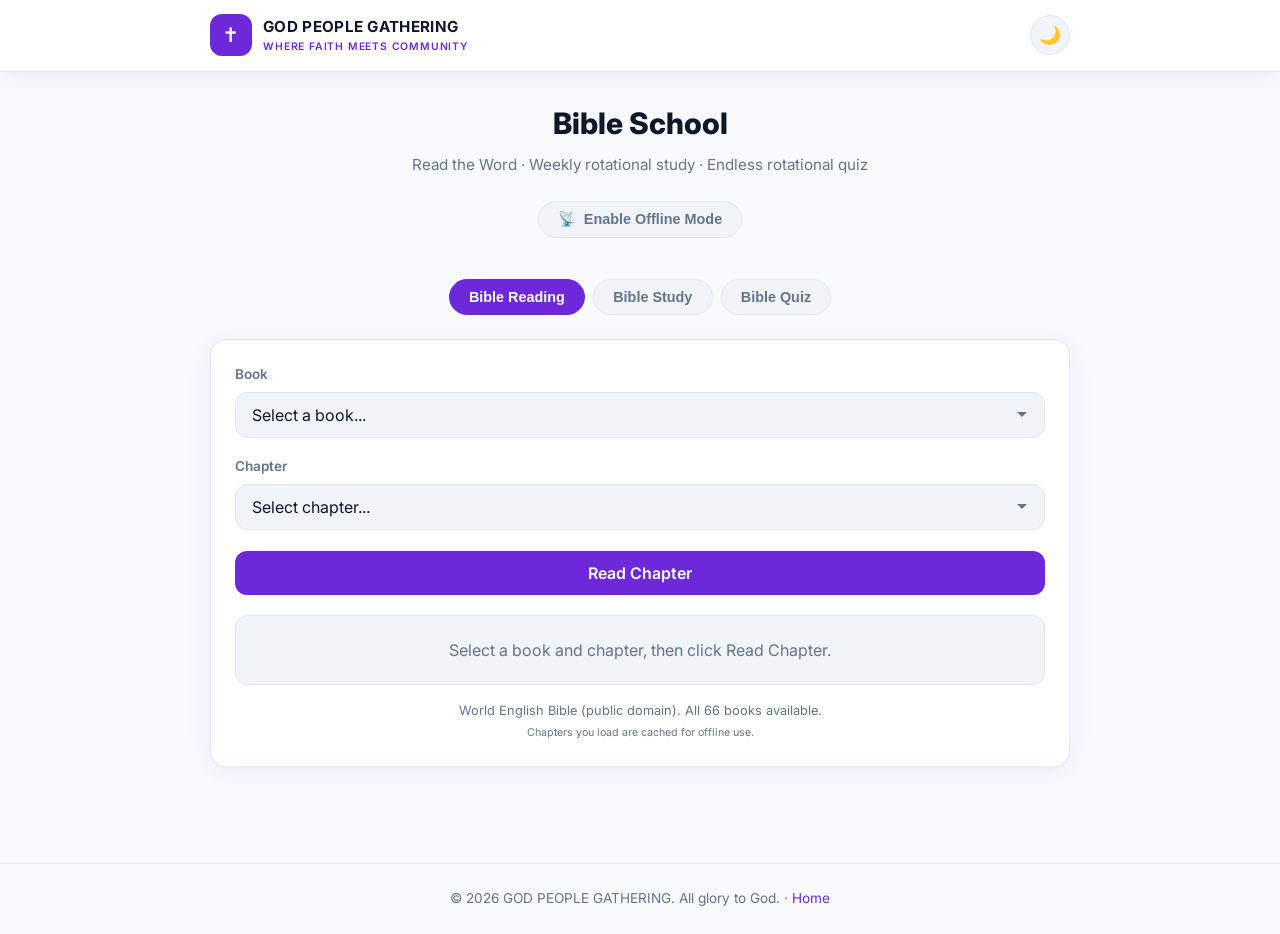
<file: bible-school.html>
<!DOCTYPE html>
<html lang="en">
<head>
  <meta charset="UTF-8">
  <meta name="viewport" content="width=device-width, initial-scale=1.0, maximum-scale=1.0, user-scalable=no">
  <title>Bible School | GOD PEOPLE GATHERING</title>
  <link rel="preconnect" href="https://fonts.googleapis.com">
  <link href="https://fonts.googleapis.com/css2?family=Inter:wght@400;500;600;700;800&display=swap" rel="stylesheet">
  <style>
    /* GOD PEOPLE GATHERING — Bible School (self-contained) */
    :root {
      --bg: #f8fafc;
      --bg-card: #ffffff;
      --bg-elevated: #f1f5f9;
      --primary: #6d28d9;
      --primary-dark: #5b21b6;
      --primary-light: #8b5cf6;
      --accent: #7c3aed;
      --text: #0f172a;
      --text-muted: #64748b;
      --text-light: #94a3b8;
      --border: #e2e8f0;
      --success: #10b981;
      --error: #ef4444;
      --shadow: 0 4px 24px rgba(109, 40, 217, 0.08);
      --radius: 16px;
      --transition: all 0.25s ease;
    }
    [data-theme="dark"] {
      --bg: #0f172a;
      --bg-card: #1e293b;
      --bg-elevated: #334155;
      --text: #f1f5f9;
      --text-muted: #94a3b8;
      --text-light: #64748b;
      --border: #334155;
      --shadow: 0 4px 24px rgba(0,0,0,0.4);
    }
    * { margin: 0; padding: 0; box-sizing: border-box; }
    body {
      font-family: 'Inter', system-ui, -apple-system, sans-serif;
      background: var(--bg);
      color: var(--text);
      line-height: 1.6;
      min-height: 100vh;
    }
    .header {
      background: var(--bg-card);
      border-bottom: 1px solid var(--border);
      position: sticky;
      top: 0;
      z-index: 100;
      box-shadow: var(--shadow);
    }
    .nav-container {
      max-width: 900px;
      margin: 0 auto;
      padding: 0.9rem 1.25rem;
      display: flex;
      align-items: center;
      justify-content: space-between;
      gap: 1rem;
    }
    .logo {
      display: flex;
      align-items: center;
      gap: 0.7rem;
      text-decoration: none;
      color: var(--text);
    }
    .logo-icon {
      width: 42px;
      height: 42px;
      background: var(--primary);
      border-radius: 12px;
      display: flex;
      align-items: center;
      justify-content: center;
      font-size: 1.25rem;
      color: #fff;
      font-weight: 700;
    }
    .logo-text strong {
      display: block;
      font-size: 0.95rem;
      font-weight: 700;
      letter-spacing: 0.3px;
    }
    .logo-text span {
      display: block;
      font-size: 0.65rem;
      color: var(--primary);
      font-weight: 600;
      letter-spacing: 0.8px;
      text-transform: uppercase;
    }
    .header-actions { display: flex; gap: 0.5rem; align-items: center; }
    .theme-toggle, .menu-toggle {
      background: var(--bg-elevated);
      border: 1px solid var(--border);
      border-radius: 50%;
      width: 40px;
      height: 40px;
      font-size: 1.1rem;
      cursor: pointer;
      display: flex;
      align-items: center;
      justify-content: center;
    }
    .main {
      max-width: 900px;
      margin: 0 auto;
      padding: 1.75rem 1.25rem 4rem;
    }
    .section-title {
      text-align: center;
      font-size: 1.85rem;
      font-weight: 800;
      color: var(--text);
      margin-bottom: 0.35rem;
    }
    .section-subtitle {
      text-align: center;
      color: var(--text-muted);
      font-size: 0.95rem;
      margin-bottom: 1.5rem;
    }
    .offline-bar {
      text-align: center;
      margin-bottom: 1.25rem;
    }
    .btn-offline {
      display: inline-flex;
      align-items: center;
      gap: 0.5rem;
      background: var(--bg-elevated);
      border: 1px solid var(--border);
      border-radius: 999px;
      padding: 0.55rem 1.15rem;
      font-size: 0.9rem;
      font-weight: 600;
      color: var(--text-muted);
      cursor: pointer;
      transition: var(--transition);
    }
    .btn-offline.active, .btn-offline:hover {
      background: var(--primary);
      color: #fff;
      border-color: var(--primary);
    }
    .offline-status {
      font-size: 0.8rem;
      color: var(--text-muted);
      margin-top: 0.4rem;
      min-height: 1.2em;
    }
    .tabs {
      display: flex;
      justify-content: center;
      gap: 0.5rem;
      margin-bottom: 1.5rem;
      flex-wrap: wrap;
    }
    .tab-btn {
      background: var(--bg-elevated);
      border: 1px solid var(--border);
      border-radius: 999px;
      padding: 0.55rem 1.2rem;
      font-size: 0.9rem;
      font-weight: 600;
      color: var(--text-muted);
      cursor: pointer;
      transition: var(--transition);
    }
    .tab-btn.active, .tab-btn:hover {
      background: var(--primary);
      color: #fff;
      border-color: var(--primary);
    }
    .tab-content { display: none; }
    .tab-content.active { display: block; }
    .card {
      background: var(--bg-card);
      border: 1px solid var(--border);
      border-radius: var(--radius);
      padding: 1.5rem;
      box-shadow: var(--shadow);
    }
    .form-group { margin-bottom: 1.1rem; }
    .form-group label {
      display: block;
      font-size: 0.85rem;
      font-weight: 600;
      color: var(--text-muted);
      margin-bottom: 0.4rem;
    }
    .select, select {
      width: 100%;
      padding: 0.75rem 1rem;
      border: 1.5px solid var(--border);
      border-radius: 12px;
      background: var(--bg-elevated);
      color: var(--text);
      font-size: 1rem;
      font-family: inherit;
      appearance: none;
      background-image: url("data:image/svg+xml,%3Csvg xmlns='http://www.w3.org/2000/svg' width='12' height='12' viewBox='0 0 12 12'%3E%3Cpath fill='%2364748b' d='M6 8L1 3h10z'/%3E%3C/svg%3E");
      background-repeat: no-repeat;
      background-position: right 1rem center;
      cursor: pointer;
    }
    .select:focus, select:focus {
      outline: none;
      border-color: var(--primary);
      box-shadow: 0 0 0 3px rgba(109,40,217,0.15);
    }
    .btn {
      display: inline-flex;
      align-items: center;
      justify-content: center;
      padding: 0.75rem 1.5rem;
      border-radius: 12px;
      font-size: 1rem;
      font-weight: 600;
      font-family: inherit;
      cursor: pointer;
      border: none;
      transition: var(--transition);
    }
    .btn-primary {
      background: var(--primary);
      color: #fff;
    }
    .btn-primary:hover { background: var(--primary-dark); }
    .btn-secondary {
      background: var(--bg-elevated);
      color: var(--text);
      border: 1px solid var(--border);
    }
    .btn-secondary:hover { border-color: var(--primary); color: var(--primary); }
    .btn-full { width: 100%; margin-top: 0.25rem; }
    .bible-text {
      margin-top: 1.25rem;
      padding: 1.25rem;
      background: var(--bg-elevated);
      border-radius: 12px;
      border: 1px solid var(--border);
      max-height: 420px;
      overflow-y: auto;
      line-height: 1.75;
    }
    .bible-text .placeholder { color: var(--text-muted); text-align: center; }
    .bible-header { font-weight: 700; color: var(--primary); margin-bottom: 0.75rem; }
    .verse { margin-bottom: 0.65rem; }
    .verse-num {
      display: inline-block;
      min-width: 1.6em;
      font-weight: 700;
      color: var(--primary);
      font-size: 0.85rem;
      margin-right: 0.35rem;
    }
    .bible-note {
      margin-top: 1rem;
      font-size: 0.8rem;
      color: var(--text-muted);
      text-align: center;
    }
    .study-intro { margin-bottom: 1rem; }
    .study-grid {
      display: grid;
      grid-template-columns: 1fr;
      gap: 1rem;
    }
    @media (min-width: 600px) {
      .study-grid { grid-template-columns: 1fr 1fr; }
    }
    .study-card {
      background: var(--bg-card);
      border: 1px solid var(--border);
      border-radius: 14px;
      padding: 1.2rem;
      box-shadow: var(--shadow);
    }
    .study-card h4 {
      font-size: 1.05rem;
      font-weight: 700;
      color: var(--primary);
      margin-bottom: 0.5rem;
    }
    .study-card p { font-size: 0.92rem; color: var(--text-muted); }
    .quiz-title { font-size: 1.2rem; font-weight: 700; margin-bottom: 0.35rem; }
    .quiz-desc { color: var(--text-muted); font-size: 0.9rem; margin-bottom: 1.25rem; }
    .quiz-question {
      margin-bottom: 1.25rem;
      padding-bottom: 1rem;
      border-bottom: 1px solid var(--border);
    }
    .quiz-question p { font-weight: 600; margin-bottom: 0.6rem; }
    .quiz-option {
      display: block;
      padding: 0.55rem 0.75rem;
      margin: 0.3rem 0;
      border-radius: 10px;
      cursor: pointer;
      transition: var(--transition);
      font-size: 0.95rem;
    }
    .quiz-option:hover { background: var(--bg-elevated); }
    .quiz-option input { margin-right: 0.5rem; accent-color: var(--primary); }
    .quiz-actions {
      display: flex;
      gap: 0.75rem;
      flex-wrap: wrap;
      margin-top: 1rem;
    }
    .quiz-result {
      margin-top: 1rem;
      padding: 1rem;
      border-radius: 12px;
      font-weight: 600;
      display: none;
    }
    .quiz-result.correct {
      background: rgba(16, 185, 129, 0.12);
      color: var(--success);
      border: 1px solid rgba(16, 185, 129, 0.3);
    }
    .quiz-result.incorrect {
      background: rgba(239, 68, 68, 0.1);
      color: var(--error);
      border: 1px solid rgba(239, 68, 68, 0.25);
    }
    .footer {
      text-align: center;
      padding: 1.5rem;
      color: var(--text-muted);
      font-size: 0.85rem;
      border-top: 1px solid var(--border);
      margin-top: 2rem;
    }
    .footer a { color: var(--primary); text-decoration: none; }
  </style>
</head>
<body>
  <header class="header">
    <div class="nav-container">
      <a href="index.html" class="logo">
        <div class="logo-icon">✝</div>
        <div class="logo-text">
          <strong>GOD PEOPLE GATHERING</strong>
          <span>WHERE FAITH MEETS COMMUNITY</span>
        </div>
      </a>
      <div class="header-actions">
        <button class="theme-toggle" id="theme-toggle" aria-label="Toggle theme" title="Toggle dark/light">🌙</button>
      </div>
    </div>
  </header>

  <main class="main">
    <h1 class="section-title">Bible School</h1>
    <p class="section-subtitle">Read the Word · Weekly rotational study · Endless rotational quiz</p>

    <div class="offline-bar">
      <button id="offline-btn" class="btn-offline">
        <span id="offline-icon">📡</span>
        <span id="offline-label">Enable Offline Mode</span>
      </button>
      <p id="offline-status" class="offline-status"></p>
    </div>

    <div class="tabs">
      <button class="tab-btn active" data-tab="reader-tab">Bible Reading</button>
      <button class="tab-btn" data-tab="study-tab">Bible Study</button>
      <button class="tab-btn" data-tab="quiz-tab">Bible Quiz</button>
    </div>

    <!-- BIBLE READING -->
    <div id="reader-tab" class="tab-content active">
      <div class="card">
        <div class="form-group">
          <label for="book-select">Book</label>
          <select id="book-select" class="select">
            <option value="">Select a book...</option>
          </select>
        </div>
        <div class="form-group">
          <label for="chapter-select">Chapter</label>
          <select id="chapter-select" class="select">
            <option value="">Select chapter...</option>
          </select>
        </div>
        <button id="load-chapter-btn" class="btn btn-primary btn-full">Read Chapter</button>
        <div id="bible-text" class="bible-text">
          <p class="placeholder">Select a book and chapter, then click Read Chapter.</p>
        </div>
        <p class="bible-note">
          World English Bible (public domain). All 66 books available.<br>
          <small>Chapters you load are cached for offline use.</small>
        </p>
      </div>
    </div>

    <!-- BIBLE STUDY -->
    <div id="study-tab" class="tab-content">
      <p class="section-subtitle study-intro">4-week rolling cycle · A new set of daily stories each week of the year</p>
      <div id="study-grid" class="study-grid"></div>
    </div>

    <!-- BIBLE QUIZ -->
    <div id="quiz-tab" class="tab-content">
      <div class="card">
        <h3 class="quiz-title">Endless Rotational Quiz</h3>
        <p class="quiz-desc">Questions rotate from a large bank of Bible stories and verses. Answer a batch, then load the next — it never ends.</p>
        <div id="quiz-container"></div>
        <div class="quiz-actions">
          <button id="check-quiz-btn" class="btn btn-primary">Check Answers</button>
          <button id="next-quiz-btn" class="btn btn-secondary">Next Batch</button>
        </div>
        <div id="quiz-result" class="quiz-result"></div>
      </div>
    </div>
  </main>

  <footer class="footer">
    <p>© 2026 GOD PEOPLE GATHERING. All glory to God. · <a href="index.html">Home</a></p>
  </footer>

  <script>
  (function () {
    'use strict';

    /* ===== THEME ===== */
    const root = document.documentElement;
    const savedTheme = localStorage.getItem('gpg_theme') || 'light';
    root.setAttribute('data-theme', savedTheme);
    const themeBtn = document.getElementById('theme-toggle');
    if (themeBtn) {
      themeBtn.textContent = savedTheme === 'dark' ? '☀️' : '🌙';
      themeBtn.addEventListener('click', function () {
        const next = root.getAttribute('data-theme') === 'dark' ? 'light' : 'dark';
        root.setAttribute('data-theme', next);
        localStorage.setItem('gpg_theme', next);
        themeBtn.textContent = next === 'dark' ? '☀️' : '🌙';
      });
    }

    /* ===== BOOKS ===== */
    const BOOKS = [
      { id: 'Genesis', chapters: 50 }, { id: 'Exodus', chapters: 40 }, { id: 'Leviticus', chapters: 27 },
      { id: 'Numbers', chapters: 36 }, { id: 'Deuteronomy', chapters: 34 }, { id: 'Joshua', chapters: 24 },
      { id: 'Judges', chapters: 21 }, { id: 'Ruth', chapters: 4 }, { id: '1 Samuel', chapters: 31 },
      { id: '2 Samuel', chapters: 24 }, { id: '1 Kings', chapters: 22 }, { id: '2 Kings', chapters: 25 },
      { id: '1 Chronicles', chapters: 29 }, { id: '2 Chronicles', chapters: 36 }, { id: 'Ezra', chapters: 10 },
      { id: 'Nehemiah', chapters: 13 }, { id: 'Esther', chapters: 10 }, { id: 'Job', chapters: 42 },
      { id: 'Psalms', chapters: 150 }, { id: 'Proverbs', chapters: 31 }, { id: 'Ecclesiastes', chapters: 12 },
      { id: 'Song of Solomon', chapters: 8 }, { id: 'Isaiah', chapters: 66 }, { id: 'Jeremiah', chapters: 52 },
      { id: 'Lamentations', chapters: 5 }, { id: 'Ezekiel', chapters: 48 }, { id: 'Daniel', chapters: 12 },
      { id: 'Hosea', chapters: 14 }, { id: 'Joel', chapters: 3 }, { id: 'Amos', chapters: 9 },
      { id: 'Obadiah', chapters: 1 }, { id: 'Jonah', chapters: 4 }, { id: 'Micah', chapters: 7 },
      { id: 'Nahum', chapters: 3 }, { id: 'Habakkuk', chapters: 3 }, { id: 'Zephaniah', chapters: 3 },
      { id: 'Haggai', chapters: 2 }, { id: 'Zechariah', chapters: 14 }, { id: 'Malachi', chapters: 4 },
      { id: 'Matthew', chapters: 28 }, { id: 'Mark', chapters: 16 }, { id: 'Luke', chapters: 24 },
      { id: 'John', chapters: 21 }, { id: 'Acts', chapters: 28 }, { id: 'Romans', chapters: 16 },
      { id: '1 Corinthians', chapters: 16 }, { id: '2 Corinthians', chapters: 13 }, { id: 'Galatians', chapters: 6 },
      { id: 'Ephesians', chapters: 6 }, { id: 'Philippians', chapters: 4 }, { id: 'Colossians', chapters: 4 },
      { id: '1 Thessalonians', chapters: 5 }, { id: '2 Thessalonians', chapters: 3 }, { id: '1 Timothy', chapters: 6 },
      { id: '2 Timothy', chapters: 4 }, { id: 'Titus', chapters: 3 }, { id: 'Philemon', chapters: 1 },
      { id: 'Hebrews', chapters: 13 }, { id: 'James', chapters: 5 }, { id: '1 Peter', chapters: 5 },
      { id: '2 Peter', chapters: 3 }, { id: '1 John', chapters: 5 }, { id: '2 John', chapters: 1 },
      { id: '3 John', chapters: 1 }, { id: 'Jude', chapters: 1 }, { id: 'Revelation', chapters: 22 }
    ];

    const CACHE_KEY = 'gpg_bible_cache';
    const OFFLINE_KEY = 'gpg_offline_mode';

    function getCache() {
      try { return JSON.parse(localStorage.getItem(CACHE_KEY) || '{}'); } catch { return {}; }
    }
    function saveCache(c) {
      try { localStorage.setItem(CACHE_KEY, JSON.stringify(c)); } catch (e) {}
    }
    function cacheKey(book, ch) { return book + '|' + ch; }

    function escapeHtml(s) {
      return String(s).replace(/&/g,'&amp;').replace(/</g,'&lt;').replace(/>/g,'&gt;').replace(/"/g,'&quot;');
    }

    /* ===== POPULATE SELECTS ===== */
    const bookSelect = document.getElementById('book-select');
    const chapterSelect = document.getElementById('chapter-select');

    function populateBooks() {
      bookSelect.innerHTML = '<option value="">Select a book...</option>' +
        BOOKS.map(b => '<option value="' + b.id + '">' + b.id + '</option>').join('');
    }
    function populateChapters() {
      const book = BOOKS.find(b => b.id === bookSelect.value);
      if (!book) {
        chapterSelect.innerHTML = '<option value="">Select chapter...</option>';
        return;
      }
      chapterSelect.innerHTML = '<option value="">Select chapter...</option>' +
        Array.from({ length: book.chapters }, (_, i) =>
          '<option value="' + (i + 1) + '">' + (i + 1) + '</option>'
        ).join('');
    }

    populateBooks();
    bookSelect.addEventListener('change', populateChapters);

    /* ===== LOAD CHAPTER ===== */
    async function fetchFromApi(book, chapter) {
      const url = 'https://bible-api.com/' + encodeURIComponent(book) + '+' + chapter + '?translation=web';
      const res = await fetch(url);
      if (!res.ok) throw new Error('API ' + res.status);
      const data = await res.json();
      if (data.verses && data.verses.length) {
        return data.verses.map(v => ({ verse: v.verse, text: (v.text || '').trim() }));
      }
      if (data.text) return [{ verse: 1, text: data.text.trim() }];
      throw new Error('Empty');
    }

    function renderVerses(container, verses, book, chapter) {
      container.innerHTML =
        '<div class="bible-header">' + escapeHtml(book) + ' ' + chapter + '</div>' +
        verses.map(v =>
          '<div class="verse"><span class="verse-num">' + v.verse + '</span> ' + escapeHtml(v.text) + '</div>'
        ).join('');
    }

    async function loadChapter() {
      const book = bookSelect.value;
      const chapter = chapterSelect.value;
      const container = document.getElementById('bible-text');
      if (!book || !chapter) {
        container.innerHTML = '<p class="placeholder">Select a book and chapter, then click Read Chapter.</p>';
        return;
      }
      container.innerHTML = '<p class="placeholder">Loading Scripture...</p>';

      const key = cacheKey(book, chapter);
      const cache = getCache();
      if (cache[key]) {
        renderVerses(container, cache[key], book, chapter);
        return;
      }

      try {
        const verses = await fetchFromApi(book, chapter);
        cache[key] = verses;
        saveCache(cache);
        renderVerses(container, verses, book, chapter);
        updateOfflineUI();
      } catch (err) {
        container.innerHTML =
          '<p style="color:var(--error);text-align:center;">Unable to load this chapter. ' +
          (navigator.onLine
            ? 'Please try again or choose another chapter.'
            : 'You are offline and this chapter is not cached yet. Load it while online first.') +
          '</p>';
      }
    }

    document.getElementById('load-chapter-btn').addEventListener('click', loadChapter);

    /* ===== OFFLINE ===== */
    function isOfflineMode() { return localStorage.getItem(OFFLINE_KEY) === '1'; }

    function updateOfflineUI() {
      const btn = document.getElementById('offline-btn');
      const icon = document.getElementById('offline-icon');
      const label = document.getElementById('offline-label');
      const status = document.getElementById('offline-status');
      const on = isOfflineMode();
      if (icon) icon.textContent = on ? '📴' : '📡';
      if (label) label.textContent = on ? 'Offline Mode Active' : 'Enable Offline Mode';
      if (btn) btn.classList.toggle('active', on);
      const count = Object.keys(getCache()).length;
      if (status) {
        if (on) {
          status.textContent = count
            ? count + ' chapter(s) cached — available offline.'
            : 'Offline mode on. Read chapters while online to cache them.';
        } else {
          status.textContent = count ? count + ' chapter(s) already cached.' : '';
        }
      }
    }

    document.getElementById('offline-btn').addEventListener('click', async function () {
      const next = !isOfflineMode();
      localStorage.setItem(OFFLINE_KEY, next ? '1' : '0');
      updateOfflineUI();
      if (next) {
        const popular = [['Genesis',1],['John',3],['Psalms',23],['Romans',8],['Matthew',5],['John',1]];
        const status = document.getElementById('offline-status');
        for (const [b, c] of popular) {
          const key = cacheKey(b, c);
          const cache = getCache();
          if (cache[key]) continue;
          if (status) status.textContent = 'Caching ' + b + ' ' + c + '...';
          try {
            const verses = await fetchFromApi(b, c);
            cache[key] = verses;
            saveCache(cache);
          } catch (e) {}
        }
        updateOfflineUI();
      }
    });
    updateOfflineUI();

    /* ===== TABS ===== */
    document.querySelectorAll('.tab-btn').forEach(btn => {
      btn.addEventListener('click', function () {
        const tab = this.getAttribute('data-tab');
        document.querySelectorAll('.tab-btn').forEach(b => b.classList.remove('active'));
        document.querySelectorAll('.tab-content').forEach(c => c.classList.remove('active'));
        this.classList.add('active');
        const el = document.getElementById(tab);
        if (el) el.classList.add('active');
        if (tab === 'study-tab') renderWeeklyStudy();
        if (tab === 'quiz-tab') renderQuiz();
      });
    });

    /* ===== WEEKLY STUDY ===== */
    const WEEKLY_STUDIES = {
      0: [
        { title: 'Creation & Purpose', text: 'God created the heavens and the earth and made mankind in His image. Reflect on Genesis 1–2 and your purpose in Him.', ref: 'Genesis 1–2' },
        { title: 'The Fall & Promise', text: 'Sin entered the world, yet God promised a Redeemer. See the first gospel in Genesis 3:15.', ref: 'Genesis 3' },
        { title: 'Noah & the Rainbow', text: 'God judged the earth but saved Noah and established the covenant of the rainbow.', ref: 'Genesis 6–9' },
        { title: 'Abraham’s Call', text: 'Leave your country. God promises land, seed, and blessing to all nations through Abraham.', ref: 'Genesis 12, 15, 17' },
        { title: 'Joseph & Providence', text: 'What others meant for evil, God meant for good. Trust His sovereignty in every season.', ref: 'Genesis 37–50' },
        { title: 'Moses & the Exodus', text: 'God delivers His people with a mighty hand and gives the Law at Sinai.', ref: 'Exodus 1–20' },
        { title: 'Rest & the Sabbath', text: 'God invites His people into rest. Jesus is our true Sabbath rest.', ref: 'Exodus 20:8–11; Hebrews 4' }
      ],
      1: [
        { title: 'David the Shepherd King', text: 'A man after God’s heart. From pasture to throne — and the everlasting covenant.', ref: '1 Samuel 16; 2 Samuel 7' },
        { title: 'Solomon’s Wisdom', text: 'Ask for wisdom. God grants it — and warns that faithfulness sustains the kingdom.', ref: '1 Kings 3, 9' },
        { title: 'Elijah on Carmel', text: 'If the LORD is God, follow Him. Fire falls; the people return to the covenant.', ref: '1 Kings 18' },
        { title: 'Isaiah’s Vision', text: 'Holy, holy, holy. A vision of God leads to confession, cleansing, and commission.', ref: 'Isaiah 6' },
        { title: 'Jeremiah’s New Covenant', text: 'The law written on hearts. Full forgiveness is coming.', ref: 'Jeremiah 31:31–34' },
        { title: 'Daniel’s Faithfulness', text: 'In exile, Daniel remains faithful. God is still on the throne of the nations.', ref: 'Daniel 1–6' },
        { title: 'The Suffering Servant', text: 'He was pierced for our transgressions. The gospel in the Old Testament.', ref: 'Isaiah 53' }
      ],
      2: [
        { title: 'The Birth of the King', text: 'The Word became flesh. God with us.', ref: 'Luke 1–2; John 1' },
        { title: 'Baptism & Temptation', text: 'Jesus identifies with us and overcomes the tempter with the Word.', ref: 'Matthew 3–4' },
        { title: 'Sermon on the Mount', text: 'The kingdom ethic: blessed are the poor in spirit…', ref: 'Matthew 5–7' },
        { title: 'Miracles & Authority', text: 'Jesus heals, calms storms, and forgives sins — showing who He is.', ref: 'Mark 2–5' },
        { title: 'The Cross', text: 'It is finished. The once-for-all sacrifice for sin.', ref: 'John 19; Isaiah 53' },
        { title: 'The Resurrection', text: 'He is risen! Death is defeated.', ref: 'Matthew 28; 1 Corinthians 15' },
        { title: 'The Ascension & Promise', text: 'Jesus returns to the Father and promises the Holy Spirit.', ref: 'Acts 1' }
      ],
      3: [
        { title: 'Pentecost', text: 'The Spirit is poured out. The church is born in power.', ref: 'Acts 2' },
        { title: 'The Early Church', text: 'Devoted to the apostles’ teaching, fellowship, breaking of bread, and prayer.', ref: 'Acts 2:42–47' },
        { title: 'Paul’s Conversion', text: 'From persecutor to apostle — grace that transforms.', ref: 'Acts 9' },
        { title: 'Justification by Faith', text: 'The righteous shall live by faith. The heart of the gospel.', ref: 'Romans 3–5' },
        { title: 'Life in the Spirit', text: 'Walk by the Spirit. The fruit of the Spirit.', ref: 'Galatians 5; Romans 8' },
        { title: 'The Body of Christ', text: 'One body, many members. Love is the more excellent way.', ref: '1 Corinthians 12–13' },
        { title: 'The Blessed Hope', text: 'Christ will return. Be ready. Live in light of eternity.', ref: '1 Thessalonians 4–5; Revelation 21–22' }
      ]
    };

    function getWeekIndex() {
      const epoch = new Date(2024, 0, 1).getTime();
      const days = Math.floor((Date.now() - epoch) / 86400000);
      return Math.floor(days / 7) % 4;
    }

    function renderWeeklyStudy() {
      const grid = document.getElementById('study-grid');
      if (!grid) return;
      const week = WEEKLY_STUDIES[getWeekIndex()] || WEEKLY_STUDIES[0];
      grid.innerHTML = week.map(s =>
        '<div class="study-card"><h4>' + escapeHtml(s.title) + '</h4><p>' + escapeHtml(s.text) +
        '</p><p style="margin-top:0.7rem;font-size:0.88rem;"><strong style="color:var(--primary)">Key Passage:</strong> ' +
        escapeHtml(s.ref) + '</p></div>'
      ).join('');
    }

    /* ===== QUIZ ===== */
    const QUIZ_BANK = [
      { q: 'Who built the ark according to God\'s command?', options: ['Abraham', 'Noah', 'Moses', 'David'], answer: 1 },
      { q: 'What covenant sign did God give Noah?', options: ['Circumcision', 'The rainbow', 'The Sabbath', 'The Passover'], answer: 1 },
      { q: 'To whom did God promise descendants as numerous as the stars?', options: ['Moses', 'Elijah', 'Abraham', 'Solomon'], answer: 2 },
      { q: 'Who led the Israelites out of Egypt?', options: ['Joshua', 'Aaron', 'Moses', 'Caleb'], answer: 2 },
      { q: 'Which prophet was taken up to heaven in a whirlwind?', options: ['Elisha', 'Elijah', 'Isaiah', 'Jeremiah'], answer: 1 },
      { q: 'Who was known as a man after God\'s own heart?', options: ['Saul', 'Solomon', 'David', 'Samuel'], answer: 2 },
      { q: 'Who asked God for wisdom and received great riches as well?', options: ['David', 'Solomon', 'Hezekiah', 'Josiah'], answer: 1 },
      { q: 'What is the New Covenant centered on?', options: ['The Law of Moses', 'The sacrifice of Jesus Christ', 'Temple worship', 'Animal sacrifices'], answer: 1 },
      { q: 'Jesus said, "I am the way, the truth, and the ___."', options: ['light', 'life', 'door', 'shepherd'], answer: 1 },
      { q: 'According to John 3:16, whoever believes in Him should not perish but have ___ life.', options: ['happy', 'long', 'eternal', 'peaceful'], answer: 2 },
      { q: 'Where was Jesus born?', options: ['Nazareth', 'Jerusalem', 'Bethlehem', 'Capernaum'], answer: 2 },
      { q: 'How many days was Jesus in the tomb before rising?', options: ['One', 'Two', 'Three', 'Seven'], answer: 2 },
      { q: 'Who denied Jesus three times before the rooster crowed?', options: ['Judas', 'Thomas', 'Peter', 'John'], answer: 2 },
      { q: 'What did Jesus turn water into at the wedding in Cana?', options: ['Oil', 'Wine', 'Milk', 'Honey'], answer: 1 },
      { q: 'Who was thrown into the lions\' den?', options: ['Joseph', 'Daniel', 'Jonah', 'Paul'], answer: 1 },
      { q: 'Who was swallowed by a great fish?', options: ['Noah', 'Jonah', 'Peter', 'Job'], answer: 1 },
      { q: 'What is the first book of the Bible?', options: ['Exodus', 'Genesis', 'Matthew', 'Psalms'], answer: 1 },
      { q: 'What is the last book of the Bible?', options: ['Jude', 'Malachi', 'Revelation', 'Acts'], answer: 2 },
      { q: 'Who baptized Jesus?', options: ['Peter', 'John the Baptist', 'Paul', 'Andrew'], answer: 1 },
      { q: 'How many disciples did Jesus choose as apostles?', options: ['7', '10', '12', '70'], answer: 2 },
      { q: 'What fruit of the Spirit is listed first in Galatians 5?', options: ['Joy', 'Peace', 'Love', 'Patience'], answer: 2 },
      { q: 'Who wrote most of the New Testament letters?', options: ['Peter', 'John', 'Paul', 'James'], answer: 2 },
      { q: 'What does "Emmanuel" mean?', options: ['God saves', 'God with us', 'God is love', 'Prince of Peace'], answer: 1 },
      { q: 'Which river did the Israelites cross into the Promised Land?', options: ['Nile', 'Jordan', 'Euphrates', 'Tigris'], answer: 1 },
      { q: 'Who was the mother of Jesus?', options: ['Martha', 'Mary', 'Elizabeth', 'Ruth'], answer: 1 },
      { q: 'What is the greatest commandment according to Jesus?', options: ['Keep the Sabbath', 'Love the Lord your God', 'Do not steal', 'Honor your parents'], answer: 1 },
      { q: 'Who interpreted Pharaoh\'s dreams in Egypt?', options: ['Moses', 'Daniel', 'Joseph', 'Aaron'], answer: 2 },
      { q: 'How many days and nights did it rain during the flood?', options: ['7', '40', '3', '12'], answer: 1 },
      { q: 'What did God create on the first day?', options: ['Animals', 'Light', 'Man', 'The sun'], answer: 1 },
      { q: 'Who is called the "Father of faith"?', options: ['Moses', 'Abraham', 'David', 'Noah'], answer: 1 }
    ];

    const QUIZ_INDEX_KEY = 'gpg_quiz_index';
    let currentBatch = [];

    function getQuizIndex() {
      return parseInt(localStorage.getItem(QUIZ_INDEX_KEY) || '0', 10) || 0;
    }
    function setQuizIndex(i) {
      localStorage.setItem(QUIZ_INDEX_KEY, String(i % QUIZ_BANK.length));
    }

    function renderQuiz() {
      const container = document.getElementById('quiz-container');
      if (!container) return;
      const start = getQuizIndex();
      currentBatch = [];
      for (let i = 0; i < 5; i++) currentBatch.push(QUIZ_BANK[(start + i) % QUIZ_BANK.length]);

      container.innerHTML = currentBatch.map((item, i) =>
        '<div class="quiz-question"><p><strong>Q' + (i + 1) + '.</strong> ' + escapeHtml(item.q) + '</p>' +
        item.options.map((opt, j) =>
          '<label class="quiz-option"><input type="radio" name="q' + i + '" value="' + j + '"> ' + escapeHtml(opt) + '</label>'
        ).join('') + '</div>'
      ).join('');

      const result = document.getElementById('quiz-result');
      if (result) {
        result.style.display = 'none';
        result.innerHTML = '';
        result.className = 'quiz-result';
      }
    }

    function submitQuiz() {
      let score = 0;
      currentBatch.forEach((item, i) => {
        const sel = document.querySelector('input[name="q' + i + '"]:checked');
        if (sel && parseInt(sel.value, 10) === item.answer) score++;
      });
      const result = document.getElementById('quiz-result');
      if (!result) return;
      result.style.display = 'block';
      const pct = Math.round((score / currentBatch.length) * 100);
      if (pct >= 70) {
        result.className = 'quiz-result correct';
        result.innerHTML = 'Well done! You scored ' + score + '/' + currentBatch.length + ' (' + pct + '%). Keep going!';
      } else {
        result.className = 'quiz-result incorrect';
        result.innerHTML = 'You scored ' + score + '/' + currentBatch.length + ' (' + pct + '%). Review the Study tab and try the next batch!';
      }
    }

    function nextBatch() {
      setQuizIndex(getQuizIndex() + 5);
      renderQuiz();
    }

    document.getElementById('check-quiz-btn').addEventListener('click', submitQuiz);
    document.getElementById('next-quiz-btn').addEventListener('click', nextBatch);
  })();
  </script>
</body>
</html>
</file>
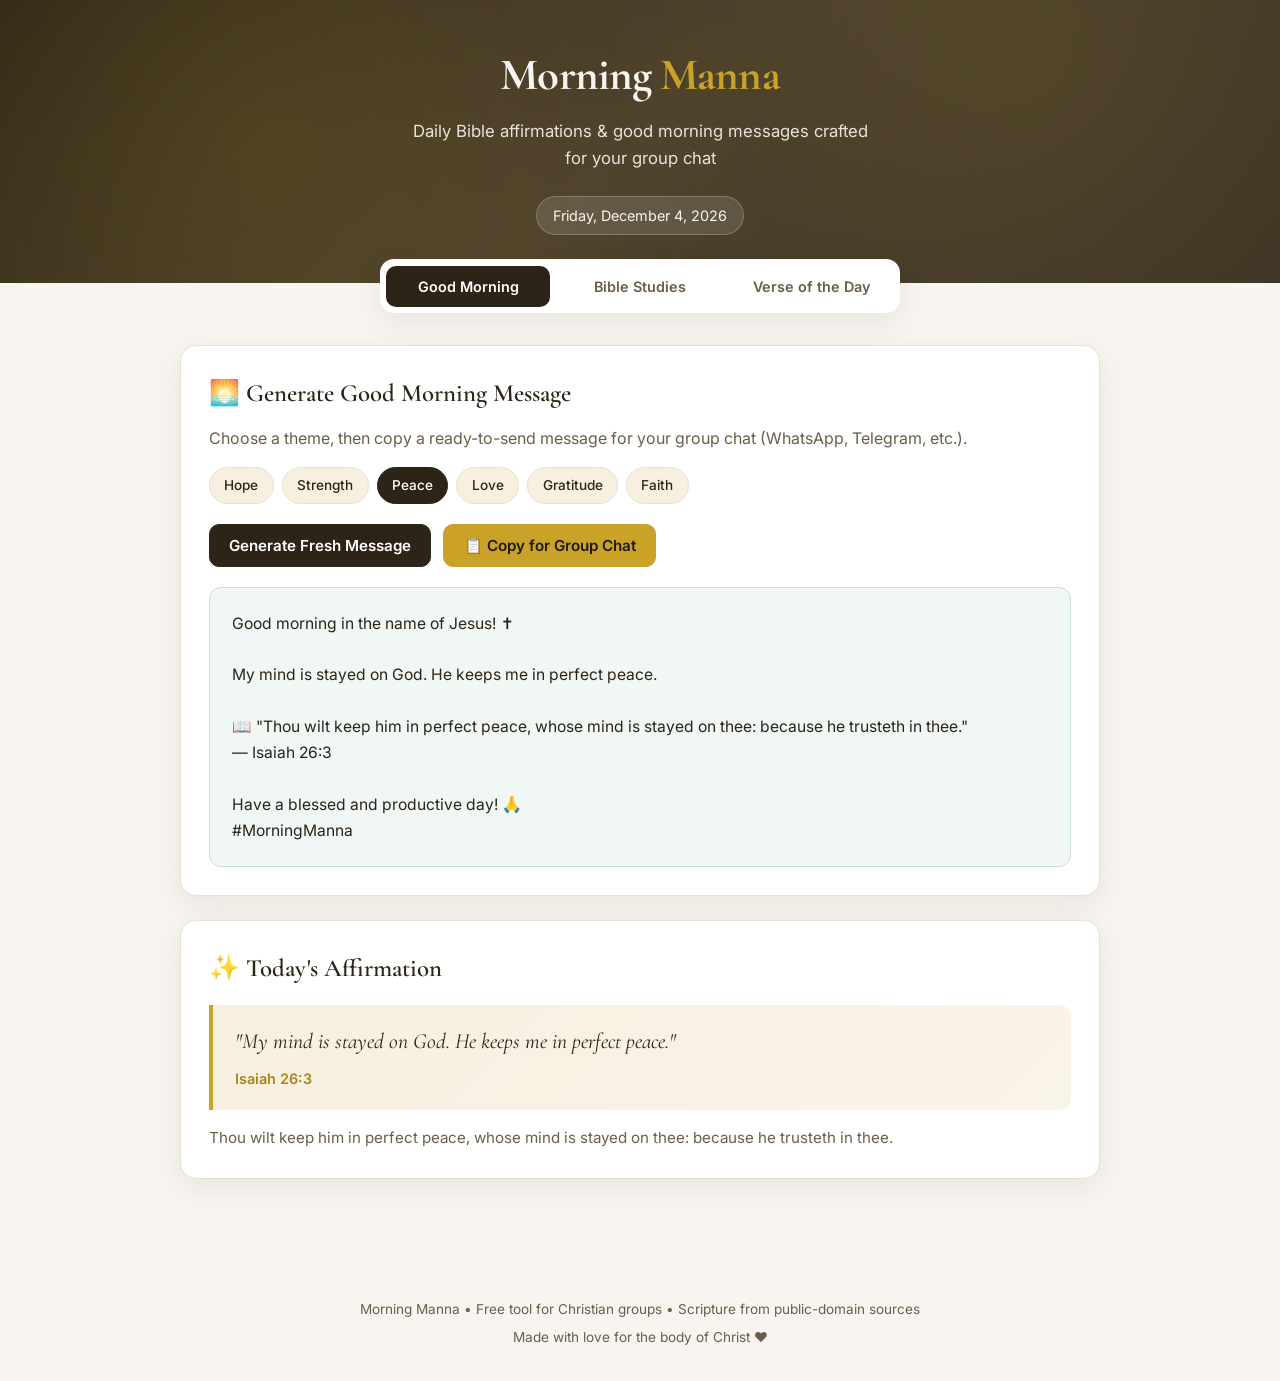
<file: morning-manna.html>
<!DOCTYPE html>
<html lang="en">
<head>
  <meta charset="UTF-8" />
  <meta name="viewport" content="width=device-width, initial-scale=1.0" />
  <title>Morning Manna – Daily Bible Affirmations & Group Studies</title>
  <meta name="description" content="Generate beautiful good morning Bible messages and daily affirmations perfect for group chats. Simple Bible studies included." />
  <link rel="preconnect" href="https://fonts.googleapis.com" />
  <link rel="preconnect" href="https://fonts.gstatic.com" crossorigin />
  <link href="https://fonts.googleapis.com/css2?family=Cormorant+Garamond:ital,wght@0,500;0,600;0,700;1,500&family=Inter:wght@400;500;600;700&display=swap" rel="stylesheet" />
  <style>
    :root {
      --bg: #f8f5f0;
      --card: #ffffff;
      --ink: #2c2416;
      --muted: #6b5e4a;
      --accent: #c9a227;
      --accent-dark: #a8841a;
      --soft-blue: #e8f0f7;
      --soft-gold: #f7f0e0;
      --border: #e8dfd0;
      --success: #2d6a4f;
      --shadow: 0 8px 30px rgba(44, 36, 22, 0.08);
      --radius: 16px;
    }

    * { box-sizing: border-box; margin: 0; padding: 0; }

    body {
      font-family: 'Inter', system-ui, sans-serif;
      background: var(--bg);
      color: var(--ink);
      line-height: 1.6;
      min-height: 100vh;
    }

    .hero {
      background: linear-gradient(135deg, #2c2416 0%, #4a3f2c 50%, #3d3425 100%);
      color: #f8f5f0;
      padding: 2.5rem 1.5rem 3rem;
      text-align: center;
      position: relative;
      overflow: hidden;
    }

    .hero::before {
      content: '';
      position: absolute;
      inset: 0;
      background: radial-gradient(circle at 20% 50%, rgba(201,162,39,0.15) 0%, transparent 50%),
                  radial-gradient(circle at 80% 20%, rgba(201,162,39,0.1) 0%, transparent 40%);
    }

    .hero-content { position: relative; z-index: 1; max-width: 720px; margin: 0 auto; }

    .logo {
      font-family: 'Cormorant Garamond', serif;
      font-size: 2.8rem;
      font-weight: 700;
      letter-spacing: -0.02em;
      margin-bottom: 0.4rem;
    }

    .logo span { color: var(--accent); }

    .tagline {
      font-size: 1.05rem;
      opacity: 0.9;
      font-weight: 400;
      max-width: 480px;
      margin: 0 auto 1.5rem;
    }

    .date-badge {
      display: inline-flex;
      align-items: center;
      gap: 0.5rem;
      background: rgba(255,255,255,0.12);
      border: 1px solid rgba(255,255,255,0.2);
      padding: 0.45rem 1rem;
      border-radius: 999px;
      font-size: 0.9rem;
      backdrop-filter: blur(8px);
    }

    .container {
      max-width: 960px;
      margin: 0 auto;
      padding: 0 1.25rem 4rem;
    }

    .tabs {
      display: flex;
      gap: 0.5rem;
      margin: -1.5rem auto 2rem;
      background: var(--card);
      padding: 0.4rem;
      border-radius: 14px;
      box-shadow: var(--shadow);
      position: relative;
      z-index: 2;
      max-width: 520px;
    }

    .tab {
      flex: 1;
      padding: 0.75rem 0.5rem;
      border: none;
      background: transparent;
      font-family: inherit;
      font-size: 0.9rem;
      font-weight: 600;
      color: var(--muted);
      border-radius: 10px;
      cursor: pointer;
      transition: all 0.2s ease;
    }

    .tab.active {
      background: var(--ink);
      color: #fff;
    }

    .tab:hover:not(.active) { background: var(--soft-gold); color: var(--ink); }

    .panel { display: none; animation: fadeIn 0.35s ease; }
    .panel.active { display: block; }

    @keyframes fadeIn {
      from { opacity: 0; transform: translateY(8px); }
      to { opacity: 1; transform: translateY(0); }
    }

    .card {
      background: var(--card);
      border-radius: var(--radius);
      box-shadow: var(--shadow);
      border: 1px solid var(--border);
      padding: 1.75rem;
      margin-bottom: 1.5rem;
    }

    .card-title {
      font-family: 'Cormorant Garamond', serif;
      font-size: 1.55rem;
      font-weight: 600;
      margin-bottom: 0.75rem;
      display: flex;
      align-items: center;
      gap: 0.5rem;
    }

    .verse-box {
      background: linear-gradient(135deg, var(--soft-gold), #f9f4e8);
      border-left: 4px solid var(--accent);
      padding: 1.25rem 1.4rem;
      border-radius: 0 12px 12px 0;
      margin: 1rem 0;
    }

    .verse-text {
      font-family: 'Cormorant Garamond', serif;
      font-size: 1.35rem;
      font-style: italic;
      line-height: 1.5;
      color: var(--ink);
    }

    .verse-ref {
      font-size: 0.9rem;
      font-weight: 600;
      color: var(--accent-dark);
      margin-top: 0.6rem;
    }

    .message-preview {
      background: #f0f7f4;
      border: 1px solid #c8e0d4;
      border-radius: 12px;
      padding: 1.4rem;
      white-space: pre-wrap;
      font-size: 0.98rem;
      line-height: 1.65;
      min-height: 180px;
      position: relative;
    }

    .controls {
      display: flex;
      flex-wrap: wrap;
      gap: 0.75rem;
      margin: 1.25rem 0;
    }

    select, button, .btn {
      font-family: inherit;
      font-size: 0.95rem;
      padding: 0.7rem 1.2rem;
      border-radius: 10px;
      border: 1px solid var(--border);
      background: var(--card);
      color: var(--ink);
      cursor: pointer;
      transition: all 0.2s;
    }

    select { min-width: 160px; }

    button.primary, .btn.primary {
      background: var(--ink);
      color: #fff;
      border-color: var(--ink);
      font-weight: 600;
    }

    button.primary:hover, .btn.primary:hover {
      background: #1f1a12;
      transform: translateY(-1px);
    }

    button.accent, .btn.accent {
      background: var(--accent);
      color: #1f1a12;
      border-color: var(--accent);
      font-weight: 600;
    }

    button.accent:hover { background: var(--accent-dark); color: #fff; }

    button.ghost {
      background: transparent;
      border: 1px dashed var(--border);
    }

    button:disabled { opacity: 0.5; cursor: not-allowed; }

    .copy-toast {
      position: fixed;
      bottom: 2rem;
      left: 50%;
      transform: translateX(-50%) translateY(100px);
      background: var(--success);
      color: white;
      padding: 0.8rem 1.5rem;
      border-radius: 999px;
      font-weight: 600;
      font-size: 0.95rem;
      box-shadow: 0 8px 25px rgba(45,106,79,0.3);
      opacity: 0;
      transition: all 0.35s cubic-bezier(0.34, 1.56, 0.64, 1);
      z-index: 100;
    }

    .copy-toast.show {
      transform: translateX(-50%) translateY(0);
      opacity: 1;
    }

    .study-grid {
      display: grid;
      grid-template-columns: repeat(auto-fill, minmax(280px, 1fr));
      gap: 1.25rem;
    }

    .study-card {
      background: var(--card);
      border: 1px solid var(--border);
      border-radius: var(--radius);
      padding: 1.4rem;
      cursor: pointer;
      transition: all 0.25s;
    }

    .study-card:hover {
      border-color: var(--accent);
      box-shadow: 0 6px 20px rgba(201,162,39,0.15);
      transform: translateY(-2px);
    }

    .study-card h3 {
      font-family: 'Cormorant Garamond', serif;
      font-size: 1.25rem;
      margin-bottom: 0.4rem;
    }

    .study-card p {
      font-size: 0.9rem;
      color: var(--muted);
    }

    .study-detail {
      display: none;
    }

    .study-detail.active { display: block; }

    .questions {
      list-style: none;
      margin-top: 1rem;
    }

    .questions li {
      padding: 0.7rem 0 0.7rem 1.5rem;
      position: relative;
      border-bottom: 1px solid var(--border);
    }

    .questions li:last-child { border-bottom: none; }

    .questions li::before {
      content: '✦';
      position: absolute;
      left: 0;
      color: var(--accent);
      font-size: 0.85rem;
    }

    .footer {
      text-align: center;
      padding: 2rem 1rem;
      color: var(--muted);
      font-size: 0.85rem;
    }

    .footer a { color: var(--accent-dark); text-decoration: none; }

    .loading {
      display: inline-block;
      width: 18px;
      height: 18px;
      border: 2px solid rgba(255,255,255,0.3);
      border-top-color: #fff;
      border-radius: 50%;
      animation: spin 0.7s linear infinite;
      vertical-align: middle;
      margin-right: 0.4rem;
    }

    @keyframes spin { to { transform: rotate(360deg); } }

    .theme-pills {
      display: flex;
      flex-wrap: wrap;
      gap: 0.5rem;
      margin-bottom: 1rem;
    }

    .pill {
      padding: 0.4rem 0.9rem;
      border-radius: 999px;
      font-size: 0.85rem;
      font-weight: 500;
      border: 1px solid var(--border);
      background: var(--soft-gold);
      cursor: pointer;
      transition: all 0.2s;
    }

    .pill.active, .pill:hover {
      background: var(--ink);
      color: #fff;
      border-color: var(--ink);
    }

    @media (max-width: 600px) {
      .logo { font-size: 2.2rem; }
      .tabs { flex-direction: column; }
      .controls { flex-direction: column; }
      select, button { width: 100%; }
    }
  </style>
</head>
<body>
  <header class="hero">
    <div class="hero-content">
      <h1 class="logo">Morning <span>Manna</span></h1>
      <p class="tagline">Daily Bible affirmations & good morning messages crafted for your group chat</p>
      <div class="date-badge" id="todayDate"></div>
    </div>
  </header>

  <div class="container">
    <div class="tabs">
      <button class="tab active" data-tab="affirm">Good Morning</button>
      <button class="tab" data-tab="study">Bible Studies</button>
      <button class="tab" data-tab="verse">Verse of the Day</button>
    </div>

    <!-- AFFIRMATIONS PANEL -->
    <div class="panel active" id="affirm">
      <div class="card">
        <h2 class="card-title">🌅 Generate Good Morning Message</h2>
        <p style="color:var(--muted);margin-bottom:1rem;">Choose a theme, then copy a ready-to-send message for your group chat (WhatsApp, Telegram, etc.).</p>

        <div class="theme-pills" id="themePills">
          <span class="pill active" data-theme="hope">Hope</span>
          <span class="pill" data-theme="strength">Strength</span>
          <span class="pill" data-theme="peace">Peace</span>
          <span class="pill" data-theme="love">Love</span>
          <span class="pill" data-theme="gratitude">Gratitude</span>
          <span class="pill" data-theme="faith">Faith</span>
        </div>

        <div class="controls">
          <button class="primary" id="generateBtn">Generate Fresh Message</button>
          <button class="accent" id="copyBtn">📋 Copy for Group Chat</button>
        </div>

        <div class="message-preview" id="messagePreview">
          Loading today's blessing...
        </div>
      </div>

      <div class="card">
        <h2 class="card-title">✨ Today's Affirmation</h2>
        <div class="verse-box" id="affirmationBox">
          <div class="verse-text" id="affirmationText">Loading...</div>
          <div class="verse-ref" id="affirmationRef"></div>
        </div>
        <p style="color:var(--muted);font-size:0.95rem;" id="affirmationExplain"></p>
      </div>
    </div>

    <!-- BIBLE STUDIES PANEL -->
    <div class="panel" id="study">
      <div class="card">
        <h2 class="card-title">📖 Group Bible Studies</h2>
        <p style="color:var(--muted);margin-bottom:1.25rem;">Short, ready-to-use studies perfect for group chats or weekly gatherings. Click a topic to expand.</p>

        <div class="study-grid" id="studyGrid"></div>
      </div>

      <div class="card study-detail" id="studyDetail">
        <button class="ghost" id="backToStudies" style="margin-bottom:1rem;">← Back to topics</button>
        <h2 class="card-title" id="studyTitle"></h2>
        <div class="verse-box">
          <div class="verse-text" id="studyVerse"></div>
          <div class="verse-ref" id="studyRef"></div>
        </div>
        <p id="studyBody" style="margin:1rem 0;"></p>
        <h3 style="font-size:1.1rem;margin:1.25rem 0 0.5rem;">Discussion Questions</h3>
        <ul class="questions" id="studyQuestions"></ul>
        <div class="controls" style="margin-top:1.5rem;">
          <button class="accent" id="copyStudyBtn">📋 Copy Study for Group</button>
        </div>
      </div>
    </div>

    <!-- VERSE OF THE DAY PANEL -->
    <div class="panel" id="verse">
      <div class="card">
        <h2 class="card-title">✝️ Verse of the Day</h2>
        <p style="color:var(--muted);margin-bottom:1rem;">Fresh from Scripture, the same for everyone worldwide today.</p>

        <div class="verse-box" id="votdBox">
          <div class="verse-text" id="votdText">Loading verse...</div>
          <div class="verse-ref" id="votdRef"></div>
        </div>

        <div class="controls">
          <button class="primary" id="refreshVotd">Refresh</button>
          <button class="accent" id="copyVotd">📋 Copy Verse</button>
        </div>

        <p style="font-size:0.85rem;color:var(--muted);margin-top:1rem;" id="votdCopyright"></p>
      </div>

      <div class="card">
        <h2 class="card-title">🔍 Look Up Any Verse</h2>
        <div class="controls">
          <input type="text" id="verseInput" placeholder="e.g. John 3:16 or Psalm 23" style="flex:1;min-width:200px;padding:0.7rem 1rem;border-radius:10px;border:1px solid var(--border);font-family:inherit;" />
          <button class="primary" id="lookupBtn">Look Up</button>
        </div>
        <div class="verse-box" id="lookupBox" style="display:none;">
          <div class="verse-text" id="lookupText"></div>
          <div class="verse-ref" id="lookupRef"></div>
        </div>
      </div>
    </div>
  </div>

  <footer class="footer">
    <p>Morning Manna • Free tool for Christian groups • Scripture from public-domain sources</p>
    <p style="margin-top:0.4rem;">Made with love for the body of Christ ❤️</p>
  </footer>

  <div class="copy-toast" id="toast">Copied to clipboard!</div>

  <script>
    // ========== DATA ==========
    const affirmations = {
      hope: [
        { verse: "Jeremiah 29:11", text: "For I know the thoughts that I think toward you, saith the Lord, thoughts of peace, and not of evil, to give you an expected end.", affirmation: "God has good plans for me. My future is filled with hope." },
        { verse: "Romans 15:13", text: "Now the God of hope fill you with all joy and peace in believing, that ye may abound in hope, through the power of the Holy Ghost.", affirmation: "I am filled with joy and peace. Hope overflows in me today." },
        { verse: "Psalm 42:11", text: "Why art thou cast down, O my soul? and why art thou disquieted within me? hope thou in God: for I shall yet praise him, who is the health of my countenance, and my God.", affirmation: "My soul hopes in God. He is my help and my joy." }
      ],
      strength: [
        { verse: "Isaiah 40:31", text: "But they that wait upon the Lord shall renew their strength; they shall mount up with wings as eagles; they shall run, and not be weary; and they shall walk, and not faint.", affirmation: "I wait on the Lord and my strength is renewed. I rise like an eagle." },
        { verse: "Philippians 4:13", text: "I can do all things through Christ which strengtheneth me.", affirmation: "I can do all things through Christ who strengthens me." },
        { verse: "2 Timothy 1:7", text: "For God hath not given us the spirit of fear; but of power, and of love, and of a sound mind.", affirmation: "God has given me power, love, and a sound mind. Fear has no place in me." }
      ],
      peace: [
        { verse: "Philippians 4:6-7", text: "Be careful for nothing; but in every thing by prayer and supplication with thanksgiving let your requests be made known unto God. And the peace of God, which passeth all understanding, shall keep your hearts and minds through Christ Jesus.", affirmation: "The peace of God guards my heart and mind today." },
        { verse: "John 14:27", text: "Peace I leave with you, my peace I give unto you: not as the world giveth, give I unto you. Let not your heart be troubled, neither let it be afraid.", affirmation: "Jesus has given me His peace. My heart is not troubled." },
        { verse: "Isaiah 26:3", text: "Thou wilt keep him in perfect peace, whose mind is stayed on thee: because he trusteth in thee.", affirmation: "My mind is stayed on God. He keeps me in perfect peace." }
      ],
      love: [
        { verse: "Romans 8:38-39", text: "For I am persuaded, that neither death, nor life, nor angels, nor principalities, nor powers, nor things present, nor things to come, Nor height, nor depth, nor any other creature, shall be able to separate us from the love of God, which is in Christ Jesus our Lord.", affirmation: "Nothing can separate me from the love of God in Christ Jesus." },
        { verse: "1 John 4:19", text: "We love him, because he first loved us.", affirmation: "I love because God first loved me. His love flows through me." },
        { verse: "Jeremiah 31:3", text: "The Lord hath appeared of old unto me, saying, Yea, I have loved thee with an everlasting love: therefore with lovingkindness have I drawn thee.", affirmation: "God loves me with an everlasting love. I am drawn by His kindness." }
      ],
      gratitude: [
        { verse: "Psalm 118:24", text: "This is the day which the Lord hath made; we will rejoice and be glad in it.", affirmation: "This is the day the Lord has made. I will rejoice and be glad in it." },
        { verse: "1 Thessalonians 5:18", text: "In every thing give thanks: for this is the will of God in Christ Jesus concerning you.", affirmation: "I give thanks in everything. This is God’s will for me." },
        { verse: "Psalm 103:2", text: "Bless the Lord, O my soul, and forget not all his benefits.", affirmation: "I bless the Lord and remember all His benefits toward me." }
      ],
      faith: [
        { verse: "Hebrews 11:1", text: "Now faith is the substance of things hoped for, the evidence of things not seen.", affirmation: "My faith is the substance of things hoped for. I walk by faith, not by sight." },
        { verse: "Mark 11:24", text: "Therefore I say unto you, What things soever ye desire, when ye pray, believe that ye receive them, and ye shall have them.", affirmation: "When I pray, I believe I receive. Faith fills my prayers." },
        { verse: "Proverbs 3:5-6", text: "Trust in the Lord with all thine heart; and lean not unto thine own understanding. In all thy ways acknowledge him, and he shall direct thy paths.", affirmation: "I trust in the Lord with all my heart. He directs my paths." }
      ]
    };

    const greetings = [
      "Good morning, family! 🌅",
      "Rise and shine, beloved! ☀️",
      "Happy new morning, saints! ✨",
      "Blessed morning to you all! 🙏",
      "Good morning in the name of Jesus! ✝️"
    ];

    const closings = [
      "Have a blessed and productive day! 🙏\n#MorningManna",
      "Walk in His favor today! ✨\nGod bless you all.",
      "May His presence go with you! 🕊️\nAmen.",
      "You are loved and covered! ❤️\nHave a wonderful day.",
      "Stay rooted in Christ today! 🌿\nBlessings!"
    ];

    const studies = [
      {
        id: "new-mercies",
        title: "New Mercies Every Morning",
        verse: "Lamentations 3:22-23",
        text: "It is of the Lord's mercies that we are not consumed, because his compassions fail not. They are new every morning: great is thy faithfulness.",
        body: "Every sunrise is a reminder that God’s compassion has not run out. No matter what yesterday held—failures, worries, or pain—His mercies are brand new today. Great is His faithfulness!",
        questions: [
          "What ‘old’ burden are you tempted to carry into this new day?",
          "How can remembering God’s new mercies change the way you face challenges?",
          "Share one way you’ve experienced God’s faithfulness recently."
        ]
      },
      {
        id: "armor",
        title: "Putting On the Armor",
        verse: "Ephesians 6:10-11",
        text: "Finally, my brethren, be strong in the Lord, and in the power of his might. Put on the whole armour of God, that ye may be able to stand against the wiles of the devil.",
        body: "We are in a spiritual battle, but God has not left us defenseless. He provides the full armor so we can stand firm. Strength comes from Him, not ourselves.",
        questions: [
          "Which piece of the armor (truth, righteousness, gospel of peace, faith, salvation, Word) do you need most this week?",
          "How does ‘being strong in the Lord’ look different from self-reliance?",
          "What ‘wiles’ or schemes do you notice trying to pull you away from peace?"
        ]
      },
      {
        id: "abide",
        title: "Abiding in the Vine",
        verse: "John 15:5",
        text: "I am the vine, ye are the branches: He that abideth in me, and I in him, the same bringeth forth much fruit: for without me ye can do nothing.",
        body: "Fruitfulness is not about striving harder—it’s about staying connected. When we abide in Jesus, His life flows through us and produces what we could never manufacture on our own.",
        questions: [
          "What does ‘abiding’ look like in your daily routine?",
          "Where have you been trying to produce fruit in your own strength?",
          "How can the group help one another stay connected to the Vine?"
        ]
      },
      {
        id: "identity",
        title: "Who God Says You Are",
        verse: "1 Peter 2:9",
        text: "But ye are a chosen generation, a royal priesthood, an holy nation, a peculiar people; that ye should shew forth the praises of him who hath called you out of darkness into his marvellous light.",
        body: "The world constantly tries to define us. God has already spoken: chosen, royal, holy, set apart. Our identity is received, not achieved.",
        questions: [
          "Which of these titles (chosen, royal priesthood, holy nation, peculiar people) encourages you most right now?",
          "How does knowing your identity in Christ affect how you treat others?",
          "What ‘darkness’ has God called you out of that you can praise Him for?"
        ]
      },
      {
        id: "anxiety",
        title: "Casting Your Cares",
        verse: "1 Peter 5:7",
        text: "Casting all your care upon him; for he careth for you.",
        body: "Anxiety often comes from carrying what was never ours to carry. God invites us to throw every care onto Him—because He genuinely cares for us.",
        questions: [
          "What care have you been holding onto that you need to cast today?",
          "Why is it sometimes hard to believe God really cares about the details?",
          "How can we remind each other this week to keep casting our cares?"
        ]
      },
      {
        id: "rejoice",
        title: "Rejoice Always",
        verse: "Philippians 4:4",
        text: "Rejoice in the Lord alway: and again I say, Rejoice.",
        body: "Paul wrote these words from prison. Rejoicing is not based on circumstances but on the unchanging Lord. It is a choice and a command rooted in who God is.",
        questions: [
          "What makes it difficult to rejoice in hard seasons?",
          "How is rejoicing in the Lord different from positive thinking?",
          "Share one reason you can rejoice in the Lord right now."
        ]
      }
    ];

    // ========== STATE ==========
    let currentTheme = 'hope';
    let currentMessage = '';
    let currentStudy = null;

    // ========== HELPERS ==========
    function dayOfYear() {
      const now = new Date();
      const start = new Date(now.getFullYear(), 0, 0);
      const diff = now - start;
      return Math.floor(diff / (1000 * 60 * 60 * 24));
    }

    function pick(arr) {
      return arr[Math.floor(Math.random() * arr.length)];
    }

    function seededPick(arr, seed) {
      return arr[seed % arr.length];
    }

    function showToast(msg = 'Copied to clipboard!') {
      const t = document.getElementById('toast');
      t.textContent = msg;
      t.classList.add('show');
      setTimeout(() => t.classList.remove('show'), 2200);
    }

    async function copyText(text) {
      try {
        await navigator.clipboard.writeText(text);
        showToast();
      } catch (e) {
        // fallback
        const ta = document.createElement('textarea');
        ta.value = text;
        document.body.appendChild(ta);
        ta.select();
        document.execCommand('copy');
        document.body.removeChild(ta);
        showToast();
      }
    }

    // ========== MESSAGE GENERATOR ==========
    function generateMessage(theme = currentTheme) {
      const list = affirmations[theme] || affirmations.hope;
      const item = pick(list);
      const greeting = pick(greetings);
      const closing = pick(closings);

      const msg = `${greeting}

${item.affirmation}

📖 "${item.text}"
— ${item.verse}

${closing}`;

      currentMessage = msg;
      document.getElementById('messagePreview').textContent = msg;

      // Also update the affirmation card
      document.getElementById('affirmationText').textContent = `"${item.affirmation}"`;
      document.getElementById('affirmationRef').textContent = item.verse;
      document.getElementById('affirmationExplain').textContent = item.text;
    }

    // ========== VERSE OF THE DAY ==========
    async function loadVotd() {
      const textEl = document.getElementById('votdText');
      const refEl = document.getElementById('votdRef');
      const copyEl = document.getElementById('votdCopyright');
      textEl.textContent = 'Loading verse...';
      refEl.textContent = '';
      copyEl.textContent = '';

      try {
        const res = await fetch('https://api.midvash.com/v1/votd?version=kjv');
        const data = await res.json();
        // Handle both possible shapes
        const text = data.text || (data.data && data.data.text) || 'Unable to load verse.';
        const ref = data.reference || (data.meta && data.meta.reference) || '';
        const copyright = data.copyright || (data.meta && data.meta.copyright) || 'King James Version (Public Domain)';

        textEl.textContent = text.trim();
        refEl.textContent = ref;
        copyEl.textContent = copyright.replace(/\n/g, ' • ');
      } catch (err) {
        // Fallback verse
        textEl.textContent = 'This is the day which the Lord hath made; we will rejoice and be glad in it.';
        refEl.textContent = 'Psalm 118:24';
        copyEl.textContent = 'Fallback verse (KJV Public Domain)';
      }
    }

    // ========== LOOKUP ==========
    async function lookupVerse() {
      const input = document.getElementById('verseInput').value.trim();
      if (!input) return;

      const box = document.getElementById('lookupBox');
      const textEl = document.getElementById('lookupText');
      const refEl = document.getElementById('lookupRef');
      box.style.display = 'block';
      textEl.textContent = 'Looking up...';
      refEl.textContent = '';

      // Normalize input for bible-api.com
      const ref = input.replace(/\s+/g, '+').replace(/:/g, '%3A');
      try {
        const res = await fetch(`https://bible-api.com/${ref}?translation=kjv`);
        const data = await res.json();
        if (data.error || !data.text) {
          textEl.textContent = 'Verse not found. Try a different reference (e.g. John 3:16).';
          return;
        }
        textEl.textContent = data.text.trim();
        refEl.textContent = data.reference + ' (KJV)';
      } catch (e) {
        textEl.textContent = 'Could not reach the Bible service. Please try again later.';
      }
    }

    // ========== STUDIES ==========
    function renderStudyGrid() {
      const grid = document.getElementById('studyGrid');
      grid.innerHTML = studies.map(s => `
        <div class="study-card" data-id="${s.id}">
          <h3>${s.title}</h3>
          <p>${s.verse}</p>
        </div>
      `).join('');

      grid.querySelectorAll('.study-card').forEach(card => {
        card.addEventListener('click', () => showStudy(card.dataset.id));
      });
    }

    function showStudy(id) {
      const s = studies.find(x => x.id === id);
      if (!s) return;
      currentStudy = s;

      document.getElementById('studyGrid').parentElement.style.display = 'none';
      const detail = document.getElementById('studyDetail');
      detail.classList.add('active');

      document.getElementById('studyTitle').textContent = s.title;
      document.getElementById('studyVerse').textContent = s.text;
      document.getElementById('studyRef').textContent = s.verse;
      document.getElementById('studyBody').textContent = s.body;
      document.getElementById('studyQuestions').innerHTML = s.questions.map(q => `<li>${q}</li>`).join('');
    }

    function hideStudy() {
      document.getElementById('studyDetail').classList.remove('active');
      document.getElementById('studyGrid').parentElement.style.display = 'block';
      currentStudy = null;
    }

    function copyStudy() {
      if (!currentStudy) return;
      const s = currentStudy;
      const msg = `📖 *${s.title}*

"${s.text}"
— ${s.verse}

${s.body}

*Discussion Questions:*
${s.questions.map((q, i) => `${i + 1}. ${q}`).join('\n')}

Shared via Morning Manna 🙏`;
      copyText(msg);
    }

    // ========== TABS ==========
    document.querySelectorAll('.tab').forEach(tab => {
      tab.addEventListener('click', () => {
        document.querySelectorAll('.tab').forEach(t => t.classList.remove('active'));
        document.querySelectorAll('.panel').forEach(p => p.classList.remove('active'));
        tab.classList.add('active');
        document.getElementById(tab.dataset.tab).classList.add('active');
      });
    });

    // ========== EVENTS ==========
    document.getElementById('generateBtn').addEventListener('click', () => generateMessage());
    document.getElementById('copyBtn').addEventListener('click', () => copyText(currentMessage));
    document.getElementById('copyVotd').addEventListener('click', () => {
      const text = document.getElementById('votdText').textContent;
      const ref = document.getElementById('votdRef').textContent;
      copyText(`📖 "${text}"\n— ${ref}`);
    });
    document.getElementById('refreshVotd').addEventListener('click', loadVotd);
    document.getElementById('lookupBtn').addEventListener('click', lookupVerse);
    document.getElementById('verseInput').addEventListener('keydown', e => {
      if (e.key === 'Enter') lookupVerse();
    });
    document.getElementById('backToStudies').addEventListener('click', hideStudy);
    document.getElementById('copyStudyBtn').addEventListener('click', copyStudy);

    document.getElementById('themePills').addEventListener('click', e => {
      if (e.target.classList.contains('pill')) {
        document.querySelectorAll('.pill').forEach(p => p.classList.remove('active'));
        e.target.classList.add('active');
        currentTheme = e.target.dataset.theme;
        generateMessage(currentTheme);
      }
    });

    // ========== INIT ==========
    function init() {
      const options = { weekday: 'long', year: 'numeric', month: 'long', day: 'numeric' };
      document.getElementById('todayDate').textContent = new Date().toLocaleDateString('en-US', options);

      // Seed initial message by day
      const themes = Object.keys(affirmations);
      currentTheme = themes[dayOfYear() % themes.length];
      document.querySelectorAll('.pill').forEach(p => {
        p.classList.toggle('active', p.dataset.theme === currentTheme);
      });
      generateMessage(currentTheme);

      renderStudyGrid();
      loadVotd();
    }

    init();
  </script>
</body>
</html>
</file>
